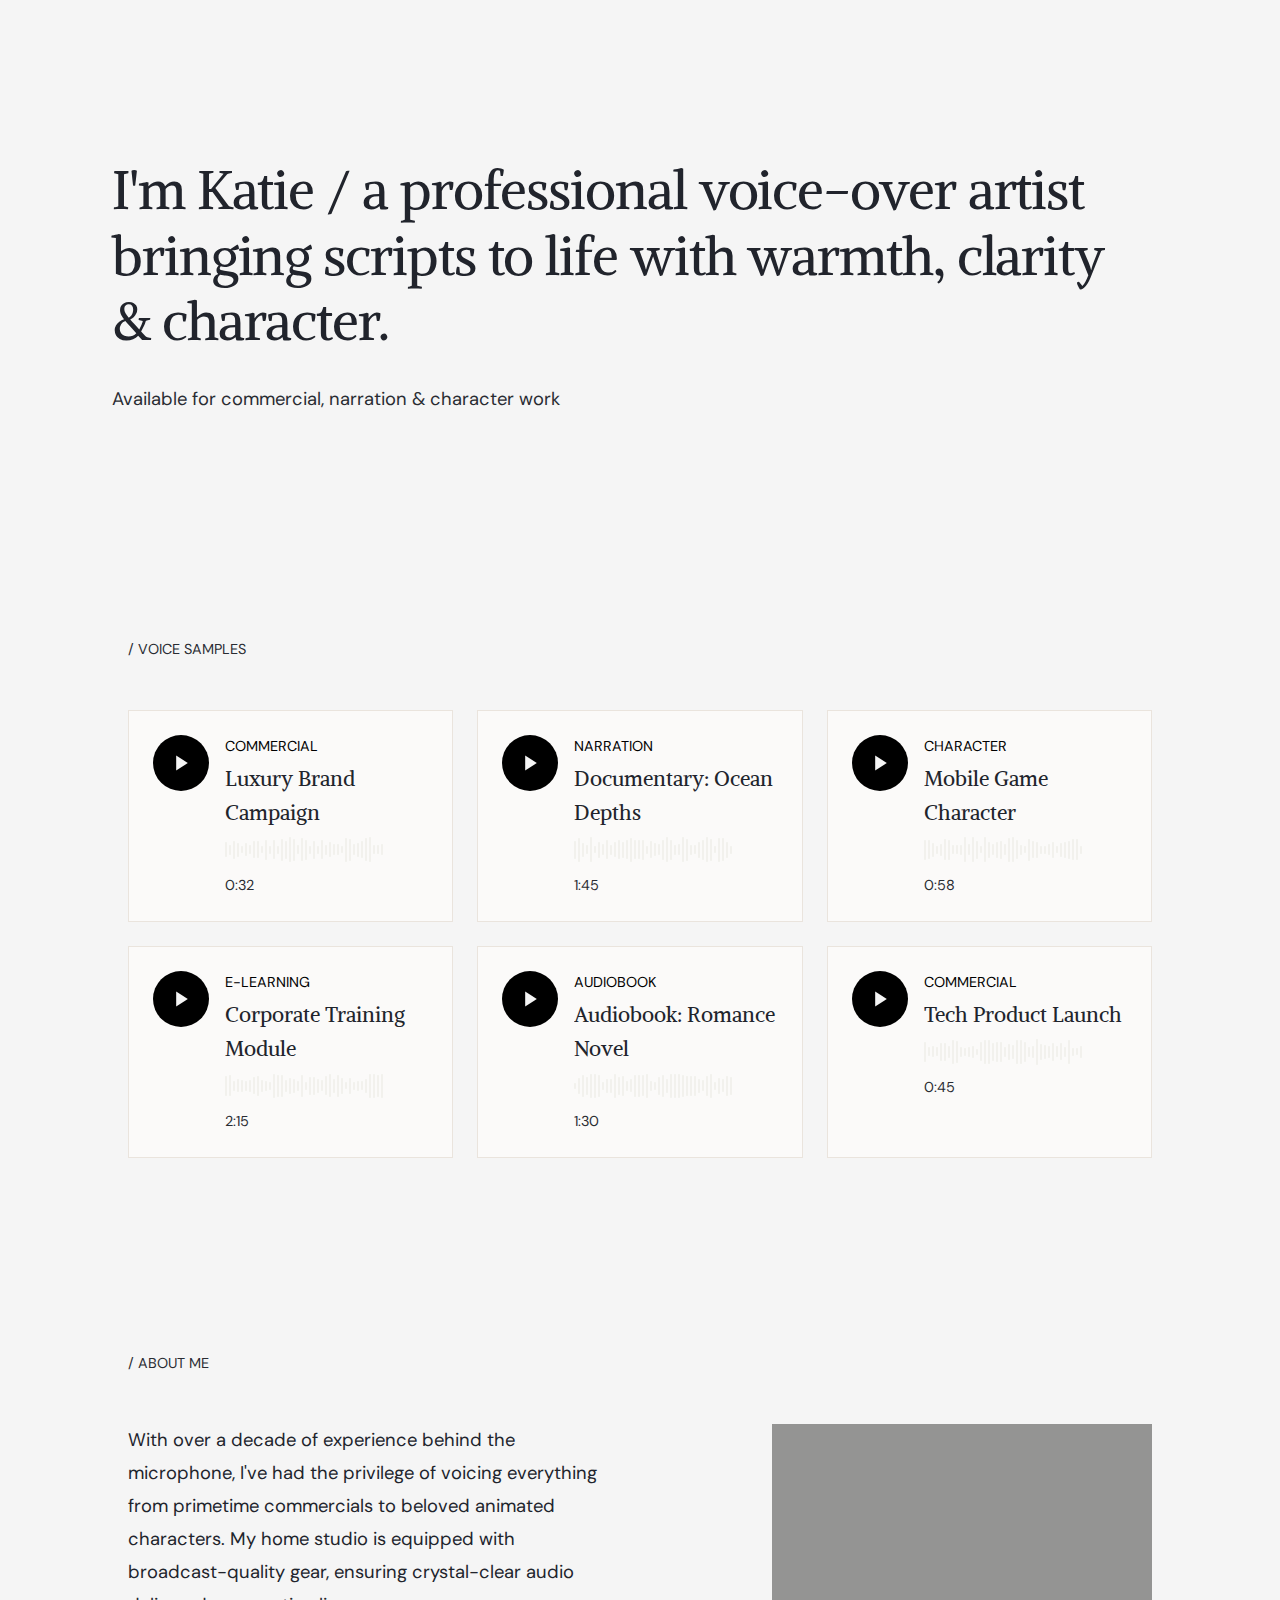
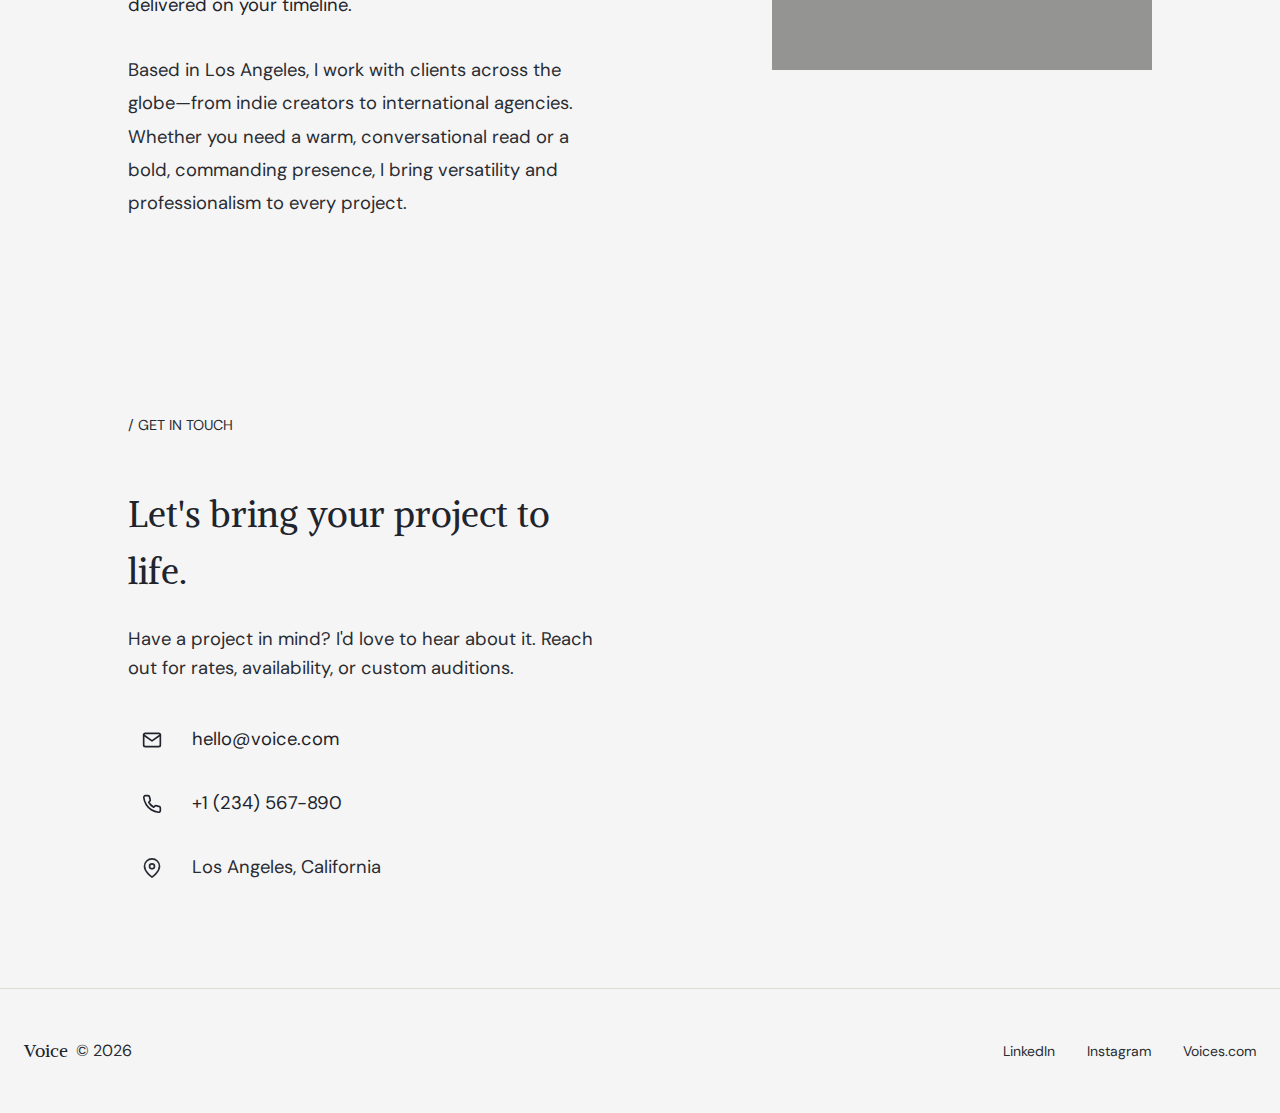
<file: index.html>
<!DOCTYPE html>
<html lang="en">
<head>
    <meta charset="UTF-8">
    <meta name="viewport" content="width=device-width, initial-scale=1.0">
    <title>Professional Voice-Over Artist</title>
    <link rel="stylesheet" href="styles.css">
    <link rel="preconnect" href="https://fonts.googleapis.com">
    <link rel="preconnect" href="https://fonts.gstatic.com" crossorigin>
    <link href="https://fonts.googleapis.com/css2?family=DM+Sans:ital,opsz,wght@0,9..40,100..1000;1,9..40,100..1000&family=Playfair+Display:ital,wght@0,400..900;1,400..900&display=swap" rel="stylesheet">
</head>
<body>
    <!-- Navigation -->
    <!-- <nav id="navigation">
        <div class="nav-container">
            <button class="nav-logo" onclick="scrollToSection('hero')">Elena Voice</button>
            <div class="nav-links">
                <button class="nav-link" onclick="scrollToSection('samples')">Samples</button>
                <button class="nav-link" onclick="scrollToSection('about')">About</button>
                <button class="nav-link" onclick="scrollToSection('contact')">Contact</button>
            </div>
        </div>
    </nav> -->

    <main>
        <!-- Hero Section -->
        <section id="hero" class="hero-section">
            <div class="hero-content">
                <h1 class="hero-text">
                    I'm Katie / a professional voice-over artist bringing scripts to life with warmth, clarity & character.
                </h1>
                
                <div class="hero-subtitle">
                    <div class="hero-badge">
                        <!-- <svg class="icon" width="20" height="20" viewBox="0 0 24 24" fill="none" stroke="currentColor" stroke-width="2" stroke-linecap="round" stroke-linejoin="round">
                            <polygon points="11 5 6 9 2 9 2 15 6 15 11 19 11 5"/>
                            <path d="M15.54 8.46a5 5 0 0 1 0 7.07"/>
                            <path d="M19.07 4.93a10 10 0 0 1 0 14.14"/>
                        </svg> -->
                        <span>Available for commercial, narration & character work</span>
                    </div>
                </div>
            </div>
            
            <!-- <div class="scroll-indicator">
                <span class="section-label">/ scroll to explore</span>
            </div> -->
        </section>

        <!-- Samples Section -->
        <section id="samples" class="samples-section">
            <div class="section-container1">
                <div class="section-header">
                    <span class="section-label">/ voice samples</span>
                </div>
                
                <div class="audio-grid" id="audioGrid">
                    <!-- Audio cards will be dynamically inserted here -->
                </div>
            </div>
        </section>

        <!-- About Section -->
        <section id="about" class="about-section">
            <div class="section-container1">
                <div class="section-header">
                    <span class="section-label">/ about me</span>
                </div>
                
                <div class="about-grid">
                    <div class="about-text">
                        <p class="about-paragraph primary">
                            With over a decade of experience behind the microphone, I've had the privilege of voicing everything from primetime commercials to beloved animated characters. My home studio is equipped with broadcast-quality gear, ensuring crystal-clear audio delivered on your timeline.
                        </p>
                        <p class="about-paragraph">
                            Based in Los Angeles, I work with clients across the globe—from indie creators to international agencies. Whether you need a warm, conversational read or a bold, commanding presence, I bring versatility and professionalism to every project.
                        </p>
                    </div>
                    
                   <div class="about-lists">
                        <img src="public/place.png" alt="Katie Voice-Over Artist" style="opacity: .7;border-radius: 0;" class="about-image">
                    
                        <!-- <div class="about-list-group">
                            <h3 class="section-label">/ what I do</h3>
                            <ul class="skill-list">
                                <li><span class="bullet"></span>Commercial & Advertising</li>
                                <li><span class="bullet"></span>Documentary Narration</li>
                                <li><span class="bullet"></span>Character & Animation</li>
                                <li><span class="bullet"></span>E-Learning & Training</li>
                                <li><span class="bullet"></span>Audiobook Performance</li>
                                <li><span class="bullet"></span>IVR & Phone Systems</li>
                                <li><span class="bullet"></span>Podcast Production</li>
                                <li><span class="bullet"></span>Multilingual (EN/ES/FR)</li>
                            </ul>
                        </div>
                        
                        <div class="about-list-group">
                            <h3 class="section-label">/ who I work with</h3>
                            <ul class="skill-list">
                                <li><span class="bullet"></span>Fortune 500 Brands</li>
                                <li><span class="bullet"></span>Streaming Platforms</li>
                                <li><span class="bullet"></span>Gaming Studios</li>
                                <li><span class="bullet"></span>Educational Institutions</li>
                                <li><span class="bullet"></span>Healthcare Organizations</li>
                                <li><span class="bullet"></span>Tech Startups</li>
                            </ul>
                        </div> -->
                    </div> 
                </div>
            </div>
        </section>

        <!-- Contact Section -->
        <section id="contact" class="contact-section">
            <div class="section-container1">
                <div class="section-header">
                    <span class="section-label">/ get in touch</span>
                </div>
                
                <div class="contact-grid">
                    <div class="contact-info">
                        <h2 class="contact-heading">Let's bring your project to life.</h2>
                        <p class="contact-description">
                            Have a project in mind? I'd love to hear about it. Reach out for rates, availability, or custom auditions.
                        </p>
                        
                        <div class="contact-methods">
                            <a href="mailto:hello@voice.com" class="contact-method">
                                <span class="contact-icon">
                                    <svg width="20" height="20" viewBox="0 0 24 24" fill="none" stroke="currentColor" stroke-width="2" stroke-linecap="round" stroke-linejoin="round">
                                        <path d="M4 4h16c1.1 0 2 .9 2 2v12c0 1.1-.9 2-2 2H4c-1.1 0-2-.9-2-2V6c0-1.1.9-2 2-2z"/>
                                        <polyline points="22,6 12,13 2,6"/>
                                    </svg>
                                </span>
                                hello@voice.com
                            </a>
                            
                            <a href="tel:+1234567890" class="contact-method">
                                <span class="contact-icon">
                                    <svg width="20" height="20" viewBox="0 0 24 24" fill="none" stroke="currentColor" stroke-width="2" stroke-linecap="round" stroke-linejoin="round">
                                        <path d="M22 16.92v3a2 2 0 0 1-2.18 2 19.79 19.79 0 0 1-8.63-3.07 19.5 19.5 0 0 1-6-6 19.79 19.79 0 0 1-3.07-8.67A2 2 0 0 1 4.11 2h3a2 2 0 0 1 2 1.72 12.84 12.84 0 0 0 .7 2.81 2 2 0 0 1-.45 2.11L8.09 9.91a16 16 0 0 0 6 6l1.27-1.27a2 2 0 0 1 2.11-.45 12.84 12.84 0 0 0 2.81.7A2 2 0 0 1 22 16.92z"/>
                                    </svg>
                                </span>
                                +1 (234) 567-890
                            </a>
                            
                            <div class="contact-method static">
                                <span class="contact-icon">
                                    <svg width="20" height="20" viewBox="0 0 24 24" fill="none" stroke="currentColor" stroke-width="2" stroke-linecap="round" stroke-linejoin="round">
                                        <path d="M21 10c0 7-9 13-9 13s-9-6-9-13a9 9 0 0 1 18 0z"/>
                                        <circle cx="12" cy="10" r="3"/>
                                    </svg>
                                </span>
                                Los Angeles, California
                            </div>
                        </div>
                    </div>
                    
                    <div class="contact-form-container">
                        <form class="contact-form" id="contactForm">
                            <div class="form-group">
                                <label for="name">Name</label>
                                <input type="text" id="name" name="name" placeholder="Your name" required>
                            </div>
                            
                            <div class="form-group">
                                <label for="email">Email</label>
                                <input type="email" id="email" name="email" placeholder="your@email.com" required>
                            </div>
                            
                            <div class="form-group">
                                <label for="project">Project Type</label>
                                <select id="project" name="project" required>
                                    <option value="">Select a category</option>
                                    <option value="commercial">Commercial</option>
                                    <option value="narration">Narration</option>
                                    <option value="character">Character/Animation</option>
                                    <option value="elearning">E-Learning</option>
                                    <option value="audiobook">Audiobook</option>
                                    <option value="other">Other</option>
                                </select>
                            </div>
                            
                            <div class="form-group">
                                <label for="message">Message</label>
                                <textarea id="message" name="message" rows="4" placeholder="Tell me about your project..." required></textarea>
                            </div>
                            
                            <button type="submit" class="submit-button">Send Message</button>
                        </form>
                    </div>
                </div>
            </div>
        </section>
    </main>

    <!-- Footer -->
    <footer class="footer">
        <div class="footer-container">
            <div class="footer-brand">
                <span class="footer-logo">Voice</span>
                <span class="footer-copyright">© <span id="currentYear"></span></span>
            </div>
            
            <div class="footer-links">
                <a href="https://linkedin.com" target="_blank" rel="noopener noreferrer" class="nav-link">LinkedIn</a>
                <a href="https://instagram.com" target="_blank" rel="noopener noreferrer" class="nav-link">Instagram</a>
                <a href="https://voices.com" target="_blank" rel="noopener noreferrer" class="nav-link">Voices.com</a>
            </div>
        </div>
    </footer>

    <script src="script.js"></script>
</body>
</html>
</file>
<file: styles.css>
/* Elena Voice - Styles */

/* Fonts */
 /* @import url('https://fonts.googleapis.com/css2?family=Funnel+Display:wght@300..800&family=Funnel+Sans:ital,wght@0,300..800;1,300..800&display=swap');  */
/* @import url('https://fonts.googleapis.com/css2?family=DM+Sans:ital,opsz,wght@0,9..40,100..1000;1,9..40,100..1000&family=Playfair:ital,opsz,wght@0,5..1200,300..900;1,5..1200,300..900&display=swap'); */
/* @import url('https://fonts.googleapis.com/css2?family=Playfair+Display:ital,opsz,wght@0,5..1200,300..900;1,5..1200,300..900&family=Raleway:ital,wght@0,100..900;1,100..900&display=swap');   */
 @import url('https://fonts.googleapis.com/css2?family=Alike&family=DM+Sans:ital,wght@0,300..800;1,300..800&family=Montserrat:ital,wght@0,100..900;1,100..900&display=swap');   
/* CSS Variables */
:root {
    /* Colors */
    --background: hsl(0, 0%, 96%);
    --foreground: hsl(220, 15%, 15%);
    --card: hsl(40, 25%, 98%);
    --card-foreground: hsl(220, 15%, 15%);
    --primary: hsl(0, 0%, 0%);
    --primary-foreground: hsl(0, 0%, 96%);
    --secondary: hsl(0, 0%, 96%);
    /* --secondary: hsl(40, 20%, 92%); */
    --secondary-foreground: hsl(220, 15%, 25%);
    --muted: hsl(40, 15%, 90%);
    /* --muted-foreground: hsl(220, 10%, 45%); */
        --muted-foreground: hsl(220, 10%, 18%);

    --accent: hsl(12, 76%, 61%);
    --border: hsl(40, 15%, 85%);
    --card-hover: hsl(0, 0%, 92%);
    
    /* Fonts */
    --font-heading: 'Alike', cursive;
    --font-body: 'DM Sans', sans-serif;

    /* Spacing */
    --radius: 0.75rem;
}

/* Reset */
* {
    margin: 0;
    padding: 0;
    box-sizing: border-box;
}

html {
    scroll-behavior: smooth;
}

body {
    background-color: var(--background);
    color: var(--foreground);
    font-family: var(--font-body);
    line-height: 1.6;
    -webkit-font-smoothing: antialiased;
    -moz-osx-font-smoothing: grayscale;
}

h1, h2, h3, h4, h5, h6 {
    font-family: var(--font-heading);
    font-weight: 400 !important;
   
}
button {
    background: none;
    border: none;
    cursor: pointer;
    font-family: inherit;
}

a {
    text-decoration: none;
    color: inherit;
}

/* Navigation */
#navigation {
    position: fixed;
    top: 0;
    left: 0;
    right: 0;
    z-index: 50;
    transition: all 0.3s ease;
}

#navigation.scrolled {
    background-color: rgba(245, 241, 237, 0.9);
    backdrop-filter: blur(12px);
    border-bottom: 1px solid rgba(218, 206, 193, 0.5);
}

.nav-container {
    max-width: 1280px;
    margin: 0 auto;
    padding: 1rem 1.5rem;
    display: flex;
    justify-content: space-between;
    align-items: center;
}

.nav-logo {
    font-family: var(--font-heading);
    font-size: 1.25rem;
    font-weight: 500;
    color: var(--foreground);
    transition: color 0.2s;
}

.nav-logo:hover {
    color: var(--primary);
}

.nav-links {
    display: flex;
    gap: 2rem;
}

.nav-link {
    font-size: 0.875rem;
    color: var(--muted-foreground);
    transition: color 0.2s;
}

.nav-link:hover {
    color: var(--foreground);
}

/* Section Label */
.section-label {
    font-size: 0.9rem;
    letter-spacing: 0;
    text-transform: uppercase;
    color: var(--muted-foreground);
    font-family: var(--font-body);
}

/* Hero Section */
.hero-section {
    min-height: 60vh;
    display: flex;
    flex-direction: column;
    justify-content: center;
    padding: 6rem 1.5rem 4rem;
    position: relative;
}

.hero-content {
    max-width: 1000px;
}

.hero-text {
    font-size: clamp(1.85rem, 4.25vw, 3.5rem);
    font-family: var(--font-heading);
    color: var(--foreground);
    margin-bottom: 2rem;
    line-height: 1.2;
    letter-spacing: -0.02em;
    animation: fadeIn 0.6s ease-out;
}

.hero-text .italic {
    font-style: italic;
}

.hero-text .muted {
    color: var(--muted-foreground);
}

.hero-subtitle {
    display: flex;
    align-items: center;
    gap: 1rem;
    animation: fadeIn 0.6s ease-out 0.2s backwards;
}

.hero-badge {
    display: flex;
    align-items: center;
    gap: 0.5rem;
    color: var(--muted-foreground);
}

.hero-badge .icon {
    color: var(--primary);
}
.audio-description {display: none !important; }
.scroll-indicator {
    position: absolute;
    bottom: 3rem;
    left: 1.5rem;
    animation: fadeIn 0.6s ease-out 0.4s backwards;
}

/* Samples Section */
.samples-section {
    padding: 6rem 8rem;
    background-color: hsl(0, 0%, 96%);
}

.section-container {
    max-width: 1280px;
    margin: 0 auto;
}

.section-header {
    margin-bottom: 3rem;
}

.audio-grid {
    display: grid;
    grid-template-columns: repeat(auto-fill, minmax(280px, 1fr));
    gap: 1.5rem;
    margin: 0 auto;
}

/* Audio Card */
.audio-card {
    background-color: var(--card);
    border-radius: 0;
    padding: 1.5rem;
    transition: all 0.3s ease;
    border: 1px solid rgba(218, 206, 193, 0.5);
    cursor: pointer;
}

.audio-card:hover {
    background-color: var(--card-hover);
    border-color: var(--border);
}

.audio-card-content {
    display: flex;
    gap: 1rem;
}

.play-button {
    width: 3.5rem;
    height: 3.5rem;
    border-radius: 50%;
    background-color: var(--primary);
    color: var(--primary-foreground);
    display: flex;
    align-items: center;
    justify-content: center;
    flex-shrink: 0;
    transition: all 0.3s ease;
}

.play-button:hover {
    transform: scale(1.05);
}

.play-button svg {
    width: 1.25rem;
    height: 1.25rem;
}

.play-button.playing svg {
    margin-left: 0;
}

.play-button:not(.playing) svg {
    margin-left: 2px;
}

.audio-info {
    flex: 1;
    min-width: 0;
}

.audio-category {
    font-size: 0.9rem;
    text-transform: uppercase;
    color: var(--primary);
    margin-bottom: 0.25rem;
}

.audio-title {
    font-family: var(--font-heading);
    font-size: 1.33rem;
    font-weight: 400;
    color: var(--foreground);
    margin-bottom: 0.25rem;
    overflow: hidden;
    text-overflow: ellipsis;
    display: -webkit-box;
    -webkit-line-clamp: 2;
    -webkit-box-orient: vertical;
}
.hero-badge span {font-size: 1.15rem;}
.audio-description {
    font-size: .9rem;
    color: var(--muted-foreground);
    margin-bottom: 0.75rem;
    line-height: 1.4;
    display: -webkit-box;
    -webkit-line-clamp: 2;
    -webkit-box-orient: vertical;
    overflow: hidden;
}

.waveform {
    display: flex;
    align-items: center;
    gap: 2px;
    height: 2rem;
    margin-bottom: 0.5rem;
}

.waveform-bar {
    width: 2px;
    background-color: var(--muted);
    border-radius: 2px;
    transition: all 0.15s ease;
    opacity: 0.5;
}

.waveform-bar.active {
    background-color: var(--primary);
    opacity: 1;
}

.waveform-bar.playing {
    animation: wave 1.2s ease-in-out infinite;
}

.audio-footer {
    display: flex;
    justify-content: space-between;
    align-items: center;
}

.audio-duration {
    font-size: 0.9rem;
    color: var(--muted-foreground);
}

.audio-hint {
    font-size: 0.9rem;
    color: var(--muted-foreground);
    opacity: 0;
    transition: opacity 0.3s ease;
}

.audio-card:hover .audio-hint {
    opacity: 1;
}

/* About Section */
.about-section {
    padding: 6rem 8rem;
    background-color: hsl(0, 0%, 96%);
}

.about-grid {
    display: grid;
    grid-template-columns: 1fr;
    gap: 4rem;
}

@media (min-width: 1024px) {
    .about-grid {
        grid-template-columns: 1fr 1fr;
    }
}

.about-text {
    display: flex;
    flex-direction: column;
    gap: 2rem;
}

.about-paragraph {
    font-size: 1.15rem;
    line-height: 1.8;
}

.about-paragraph.primary {
    color: var(--foreground);
}

.about-paragraph:not(.primary) {
    color: var(--muted-foreground);
}

.about-lists {

    text-align: right;
}

.about-image {
    float: right;
    max-width: 380px;
    height: auto;
    margin-left: 2rem;
    margin-bottom: 1rem;
    border-radius: var(--radius);
}

@media (min-width: 768px) {
    .about-lists {
        grid-template-columns: 1fr 1fr;
    }
}

.about-list-group h3 {
    margin-bottom: 1.5rem;
}

.skill-list {
    list-style: none;
}

.skill-list li {
    display: flex;
    align-items: center;
    gap: 0.75rem;
    margin-bottom: 0.75rem;
    color: var(--foreground);
}

.bullet {
    width: 6px;
    height: 6px;
    border-radius: 50%;
    background-color: var(--primary);
    flex-shrink: 0;
}

/* Contact Section */
.contact-section {
    padding: 6rem 8rem;
    background-color: hsl(0, 0%, 96%);
}

.contact-grid {
    display: grid;
    grid-template-columns: 1fr;
    gap: 4rem;
}

@media (min-width: 1024px) {
    .contact-grid {
        grid-template-columns: 1fr 1fr;
    }
}

.contact-heading {
    font-family: var(--font-heading);
    font-size: clamp(1.575rem, 4vw, 2.25rem);
    color: var(--foreground);
    margin-bottom: 1.5rem;
}

.contact-description {
    font-size: 1.15rem;
    color: var(--muted-foreground);
    margin-bottom: 2rem;
}

.contact-methods {
    display: flex;
    flex-direction: column;
    gap: 1rem;
}

.contact-method {
    display: flex;
    align-items: center;
    gap: 1rem;
    color: var(--foreground);
    transition: color 0.2s;
    font-size: 1.15rem;
}

.contact-method:not(.static):hover {
    color: var(--primary);
}

.contact-method.static {
    color: var(--muted-foreground);
}

.contact-icon {
    width: 3rem;
    height: 3rem;
    border-radius: 50%;
    background-color: var(--secondary);
    display: flex;
    align-items: center;
    justify-content: center;
    transition: all 0.2s;
}

.contact-method:not(.static):hover .contact-icon {
    background-color: var(--primary);
    color: var(--primary-foreground);
}

.contact-form-container {
    display: none;
    background-color: var(--card);
    border-radius: calc(var(--radius) * 2);
    padding: 2rem;
    border: 1px solid rgba(218, 206, 193, 0.5);
}

.contact-form {
    display: flex;
    flex-direction: column;
    gap: 1.5rem;
}

.form-group {
    display: flex;
    flex-direction: column;
}

.form-group label {
    font-size: 0.875rem;
    color: var(--foreground);
    margin-bottom: 0.5rem;
}

.form-group input,
.form-group select,
.form-group textarea {
    width: 100%;
    padding: 0.75rem 1rem;
    border-radius: var(--radius);
    background-color: var(--background);
    border: 1px solid var(--border);
    color: var(--foreground);
    font-family: var(--font-body);
    font-size: 1.15rem;
    transition: all 0.2s;
}

.form-group input:focus,
.form-group select:focus,
.form-group textarea:focus {
    outline: none;
    border-color: var(--primary);
}

.form-group textarea {
    resize: none;
}

.submit-button {
    width: 100%;
    padding: 1rem;
    border-radius: var(--radius);
    background-color: var(--primary);
    color: var(--primary-foreground);
    font-family: var(--font-body);
    font-weight: 500;
    font-size: 1rem;
    transition: background-color 0.2s;
}

.submit-button:hover {
    background-color: hsl(12, 76%, 55%);
}

/* Footer */
.footer {
    padding: 3rem 1.5rem;
    border-top: 1px solid var(--border);
}

.footer-container {
    max-width: 1280px;
    margin: 0 auto;
    display: flex;
    flex-direction: column;
    gap: 1.5rem;
    align-items: center;
}

@media (min-width: 768px) {
    .footer-container {
        flex-direction: row;
        justify-content: space-between;
    }
}

.footer-brand {
    display: flex;
    align-items: center;
    gap: 0.5rem;
}

.footer-logo {
    font-family: var(--font-heading);
    font-size: 1.125rem;
    color: var(--foreground);
}

.footer-copyright {
    color: var(--muted-foreground);
}

.footer-links {
    display: flex;
    gap: 2rem;
}

/* Animations */
@keyframes fadeIn {
    from {
        opacity: 0;
        transform: translateY(20px);
    }
    to {
        opacity: 1;
        transform: translateY(0);
    }
}

@keyframes wave {
    0%, 100% {
        transform: scaleY(0.5);
    }
    50% {
        transform: scaleY(1);
    }
}

/* Responsive */
@media (min-width: 768px) {
    .nav-container,
    .section-container {
        padding-left: 3rem;
        padding-right: 3rem;
    }
    
    .hero-section {
        padding-left: 3rem;
        padding-right: 3rem;
    }
    
    .scroll-indicator {
        left: 3rem;
    }
    
    .audio-grid {
        grid-template-columns: repeat(2, 1fr);
    }
}

@media (min-width: 1024px) {
    .nav-container,
    .section-container {
        padding-left: 7rem;
        padding-right: 7rem;
    }
    
    .hero-section {
        padding-left: 7rem;
        padding-right: 7rem;
    }
    
    .scroll-indicator {
        left: 7rem;
    }
        .audio-grid {
        grid-template-columns: repeat(3, 1fr);
    }
}



@media (max-width: 767px) {
    .hero-section {
    padding: 7rem 1.5rem 3rem;
    min-height: auto;

}
.audio-card { padding: .5rem;}
.audio-card-content {padding:.5rem}
    .nav-links {
        gap: 1rem;
    }
    
    .audio-grid {
        grid-template-columns: 1fr;
    }
    .samples-section {
  padding: 6rem 1.5rem;
}
.about-section {
    padding: 3rem 1.5rem;
}
.about-grid {
    display: flex;
    flex-direction: column-reverse;
    gap: 2rem;
}
.contact-section {
    padding: 6rem 1.5rem;}

.about-image {
    float: none;
    width: 100%;
    max-width: 100%;
    height: auto;
    margin-left: 0;
    margin-bottom: 0;
    border-radius: 0;
}
}
</file>
